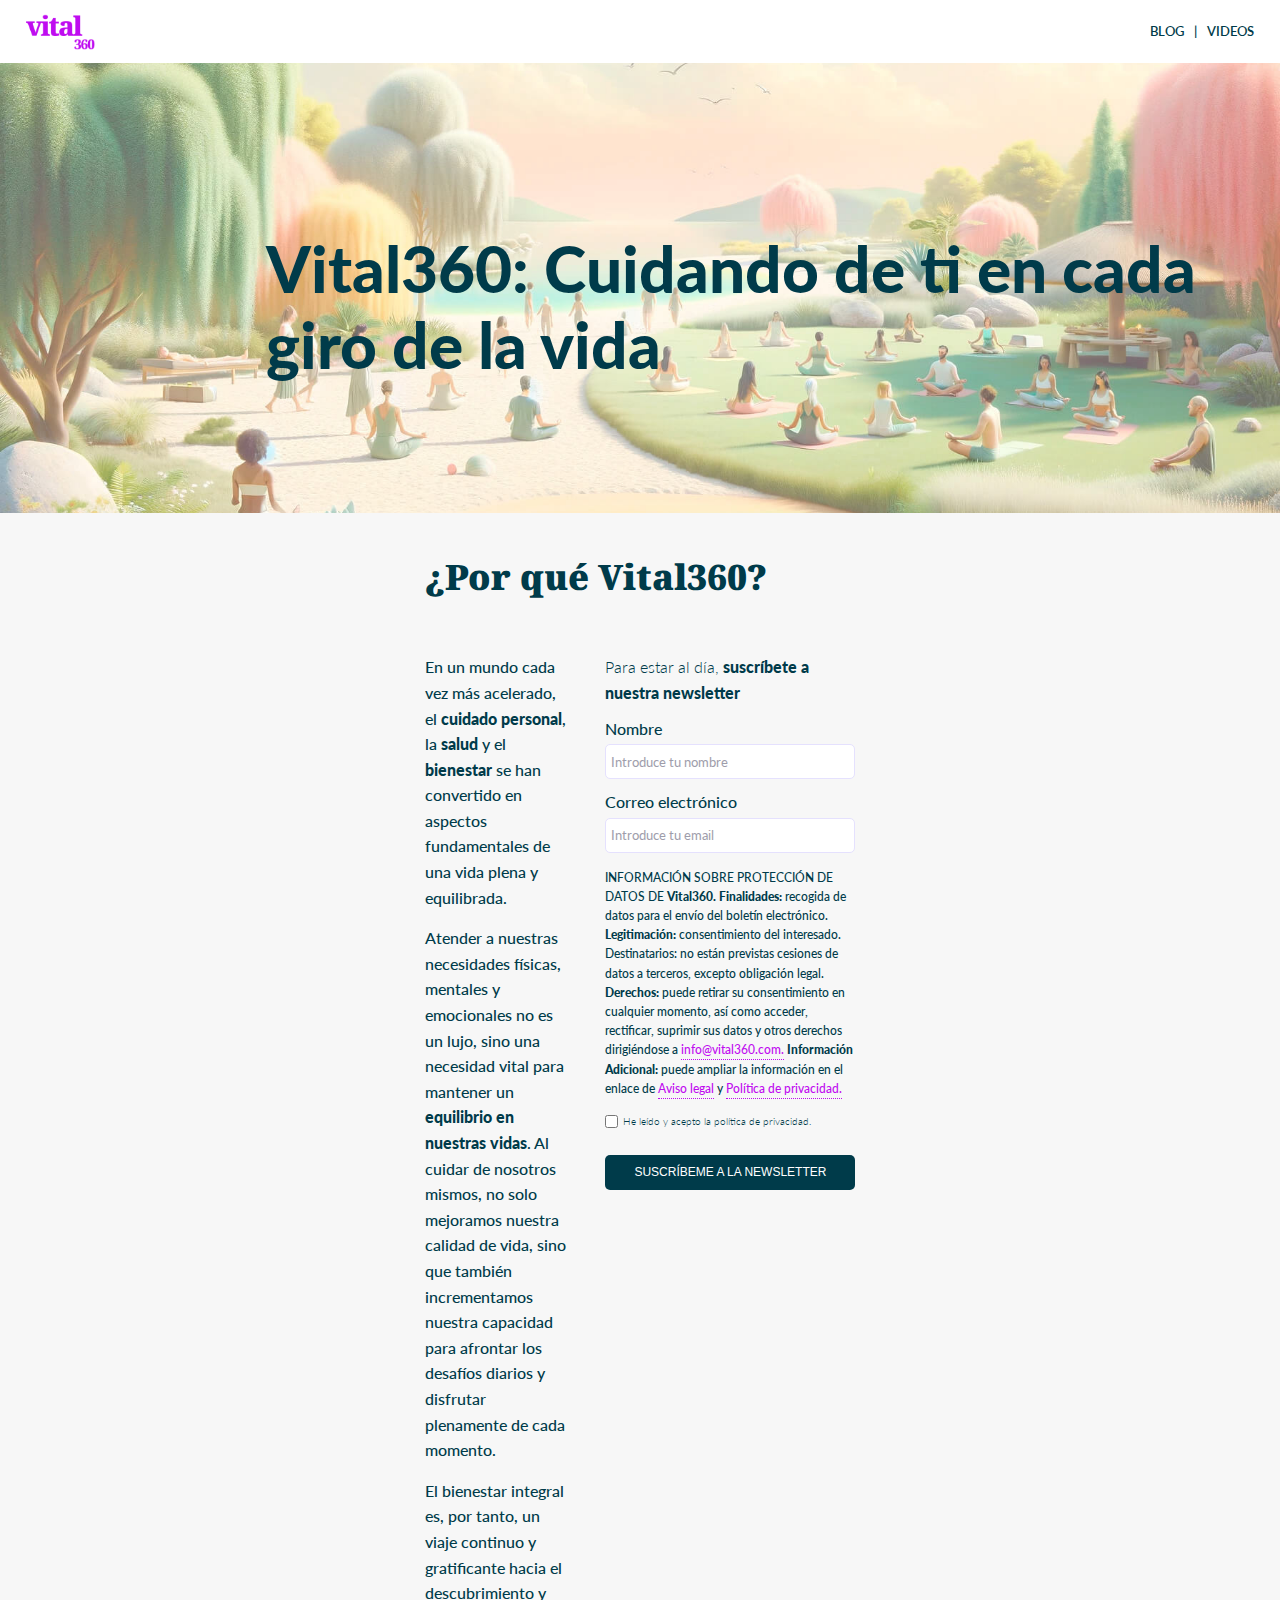
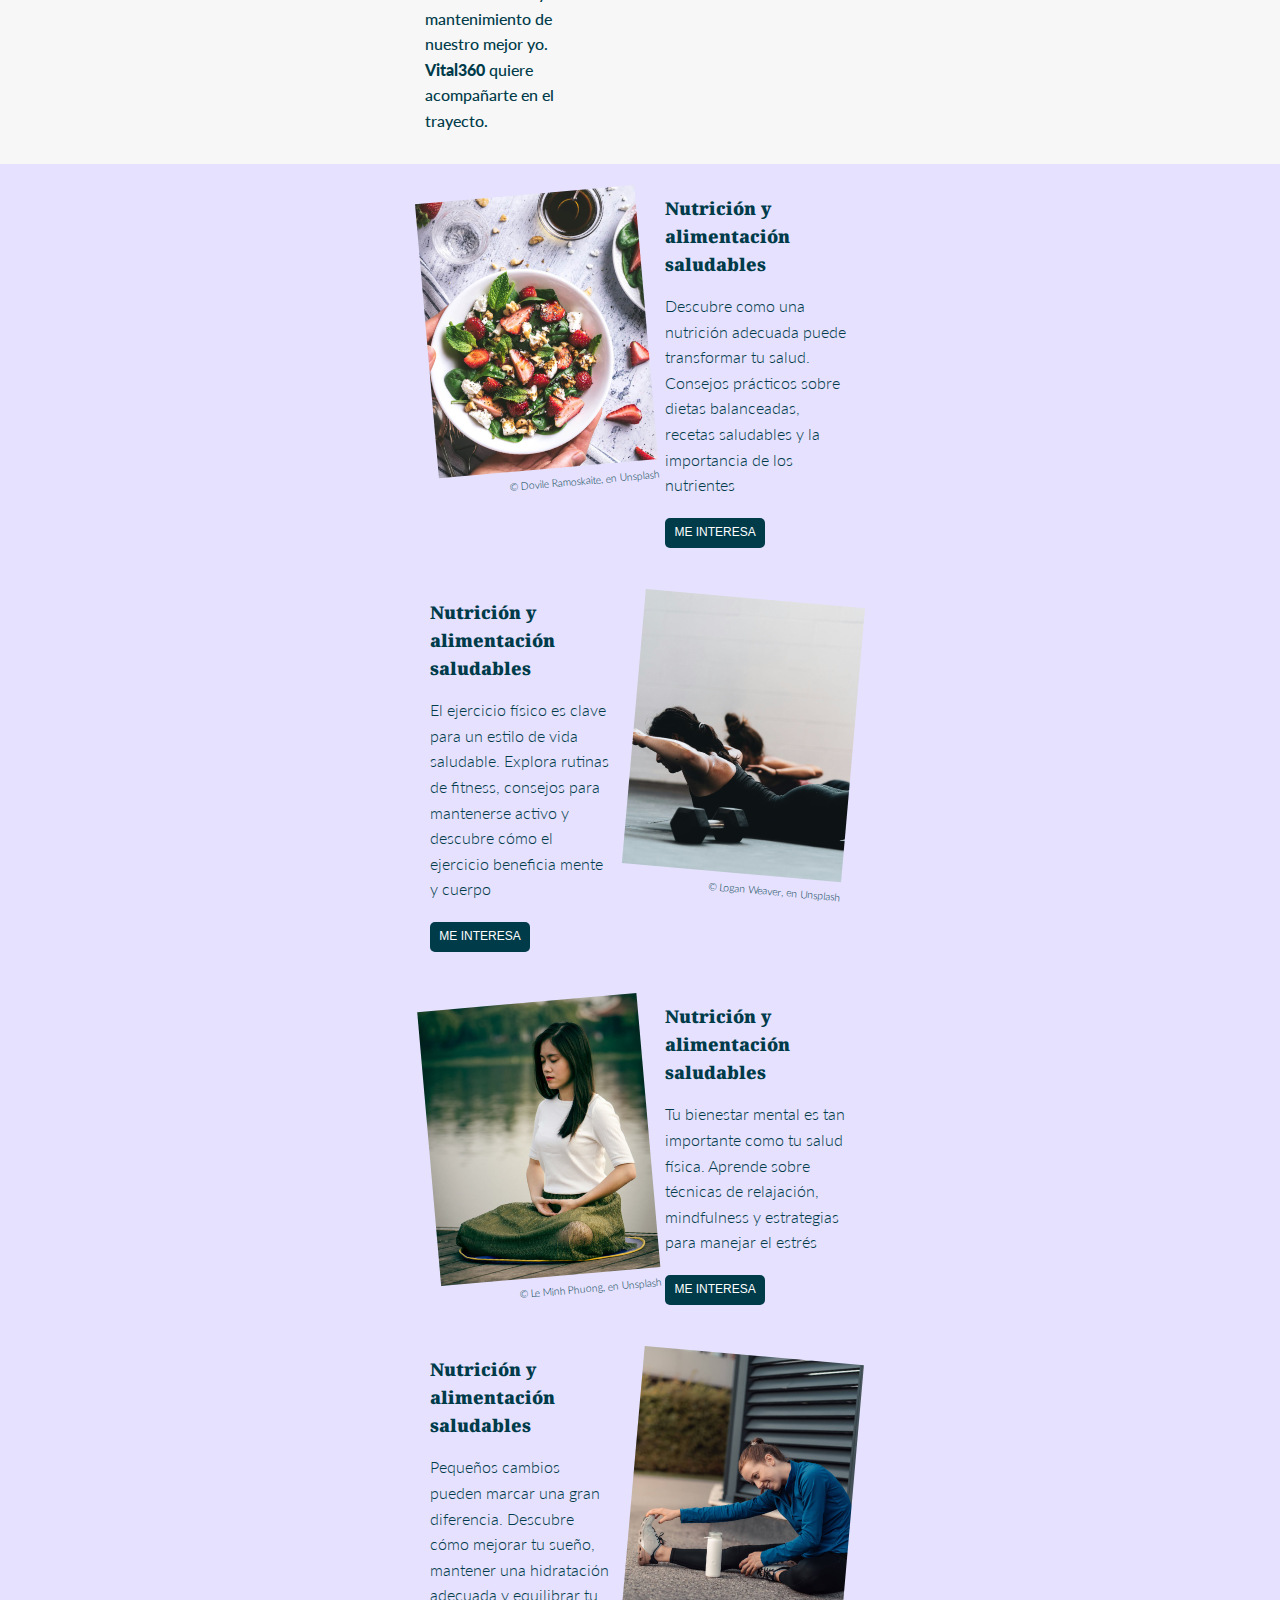
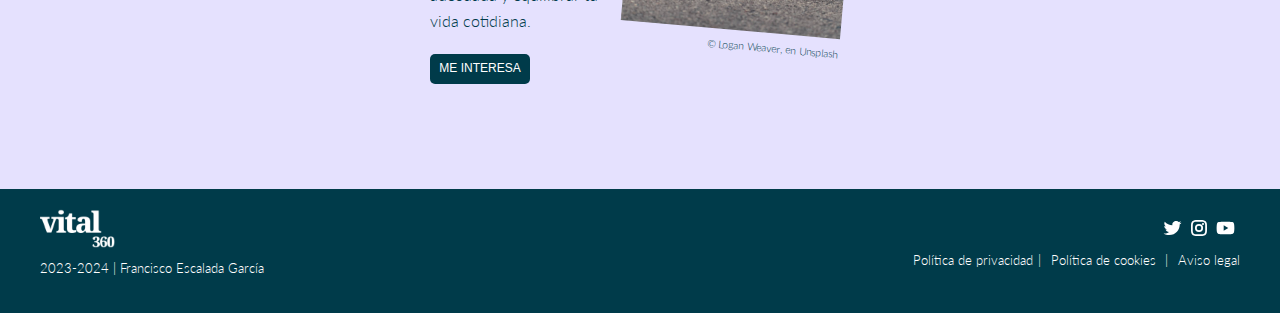
<file: index.html>
<!DOCTYPE html>
<html lang="es">
<head>
    <meta charset="UTF-8">
    <meta name="viewport" content="width=device-width, initial-scale=1.0">
    <title>Vital 360 | Página Principal</title>
    <link rel="stylesheet" href="./css/estilo.css">
</head>
<body>
    <header>
            <nav>
                <img class="logo" src="./img/logoVital360.svg" alt="logo">
                <ul>
                    <li><a href="blog.html">BLOG</a></li>
                    <li>|</li>
                    <li><a href="https://www.google.es">VIDEOS</li></a>
                </ul>
     
            </nav>
    </header>

    <main>
            <div class="index-title">
                <img src="./img/hero-image-home.jpg" alt="logo-principal">
                <h1>Vital360: Cuidando de ti en cada giro de la vida</h1>
            </div>

          



            <div class="index-wrapper">
                <h2>¿Por qué Vital360? </h2>
                <div class="first-container">
                    <section>
                        
                        <P>En un mundo cada vez más acelerado, el <span>cuidado personal</span>, la <span>salud</span> y el
                            <span>bienestar</span> se han convertido en aspectos fundamentales de una vida plena y
                            equilibrada.</P>

                        <P>Atender a nuestras necesidades físicas, mentales y emocionales no es un lujo,
                            sino una necesidad vital para mantener un <span>equilibrio en nuestras vidas</span>. Al
                            cuidar de nosotros mismos, no solo mejoramos nuestra calidad de vida, sino
                            que también incrementamos nuestra capacidad para afrontar los desafíos
                            diarios y disfrutar plenamente de cada momento.</P> 
                    
                        <P>El bienestar integral es, por tanto, un viaje continuo y gratificante hacia el
                            descubrimiento y mantenimiento de nuestro mejor yo. <span>Vital360</span> quiere
                            acompañarte en el trayecto.</P>
                        
                    </section>                           
     
                    <section>
                        <p>Para estar al día, <span>suscríbete a nuestra newsletter</span></p>   
                        <form action="#" method="post">
                          
                                <label for="name">Nombre</label>
                                <input type="text"
                                        id="name" 
                                        name="name" 
                                        pattern="[a-zA-ZàáâäãåąčćęèéêëėįìíîïłńòóôöõøùúûüųūÿýżźñçčšžÀÁÂÄÃÅĄĆČĖĘÈÉÊËÌÍÎÏĮŁŃÒÓÔÖÕØÙÚÛÜŲŪŸÝŻŹÑßÇŒÆČŠŽ∂ð ,.'\-]{3,64}" 
                                        title="Utilice solo de 3 a 64 caracetres alfabeticos" 
                                        placeholder="Introduce tu nombre" 
                                        required>
                         
                                <label for="mail">Correo electrónico</label>
                                <input type="text" 
                                        id="mail"
                                        name="mail" 
                                        pattern="[a-zA-Z0-9@.]{7,128}]" 
                                        title="Utilice solo de 3 a 128 caracetres alfabeticos" 
                                        placeholder="Introduce tu email" 
                                        required>
                           
                    </form>    
                   

                        <p class="info-legal">INFORMACIÓN SOBRE PROTECCIÓN DE DATOS DE <span>Vital360.
                            Finalidades:</span> recogida de datos para el envío del boletín electrónico.
                            <span>Legitimación:</span> consentimiento del interesado. Destinatarios: no están
                            previstas cesiones de datos a terceros, excepto obligación legal.
                            <span>Derechos:</span> puede retirar su consentimiento en cualquier momento, así
                            como acceder, rectificar, suprimir sus datos y otros derechos
                            dirigiéndose a <a href="#">info@vital360.com.</a> <span>Información Adicional:</span> puede ampliar
                            la información en el enlace de <a href="#">Aviso legal</a> y <a href="#">Política de privacidad.</a></p>

                            <div>
                                <input type="checkbox" name="terms" required> He leído y acepto la política de privacidad.
                            </div>

                            <button type="submit">SUSCRÍBEME A LA NEWSLETTER</button>   
                    </section> 
                </div>


                <div class="second-container">
                    <section>
                        <div class="card">
                            <figure>
                                <img src="./img/home-bloc1.jpg" alt="">
                                <figcaption>&copy; Dovile Ramoskaite, en Unsplash</figcaption>
                            </figure>
                            <div>
                                <h2>Nutrición y alimentación saludables</h2>
                                <p>Descubre como una nutrición adecuada puede transformar tu salud. 
                                    Consejos prácticos sobre dietas balanceadas, recetas saludables y la importancia de los nutrientes</p>
                                <button>ME INTERESA</button>
                            </div>
                        </div>

                        <div class="card">
                            <figure>
                                <img src="./img/home-bloc2.jpg" alt="">
                                <figcaption>&copy; Logan Weaver, en Unsplash</figcaption>   
                            </figure>
                            <div>
                                <h2>Nutrición y alimentación saludables</h2>
                                <p>El ejercicio físico es clave para un estilo de vida saludable. Explora rutinas de fitness, consejos para mantenerse activo y descubre cómo el ejercicio beneficia mente y cuerpo</p>
                                <button>ME INTERESA</button>
                            </div>

                         
                        </div>

                        <div class="card">
                            <figure>
                                <img src="./img/home-bloc3.jpg" alt="">
                                <figcaption>&copy; Le Minh Phuong, en Unsplash</figcaption>
                            </figure>
                            <div>
                                <h2>Nutrición y alimentación saludables</h2>
                                <p>Tu bienestar mental es tan importante como tu salud física. Aprende sobre técnicas de relajación, mindfulness y estrategias para manejar el estrés</p>
                                <button>ME INTERESA</button>
                            </div>
                        </div>

                        <div class="card">
                            <figure>
                                <img src="./img/home-bloc4.jpg" alt="">
                                <figcaption>&copy; Logan Weaver, en Unsplash</figcaption>   
                            </figure>
                            <div>
                                <h2>Nutrición y alimentación saludables</h2>
                                <p>Pequeños cambios pueden marcar una gran diferencia. Descubre cómo mejorar tu sueño, mantener una hidratación adecuada y equilibrar tu vida cotidiana.</p>
                                <button>ME INTERESA</button>
                            </div>
                        </div>

                    </section>
                </div>
            </div>
    </main>




    <footer>
        <div class="footer-left">
            <img src="./img/logoVital360-n.svg" alt="logo pie de página">
            <p>2023-2024 | Francisco Escalada García</p>

        </div>    
    
        <div class="footer-right">   

            <div class="social-logos">
                <img src="./img/twitter.svg" alt="icono twitter">
                <img src="./img/instagram.svg" alt="icono instagram">
                <img src="./img/youtube.svg" alt="icono youtube">
            </div>

            <ul>
                <li><a href="#">Política de privacidad</a></li>
                <li><a href="#">Política de cookies </a></li>
                <li><a href="#">Aviso legal </a></li>
            </ul>

        </div>

    </footer>
</body>
</html>
</file>
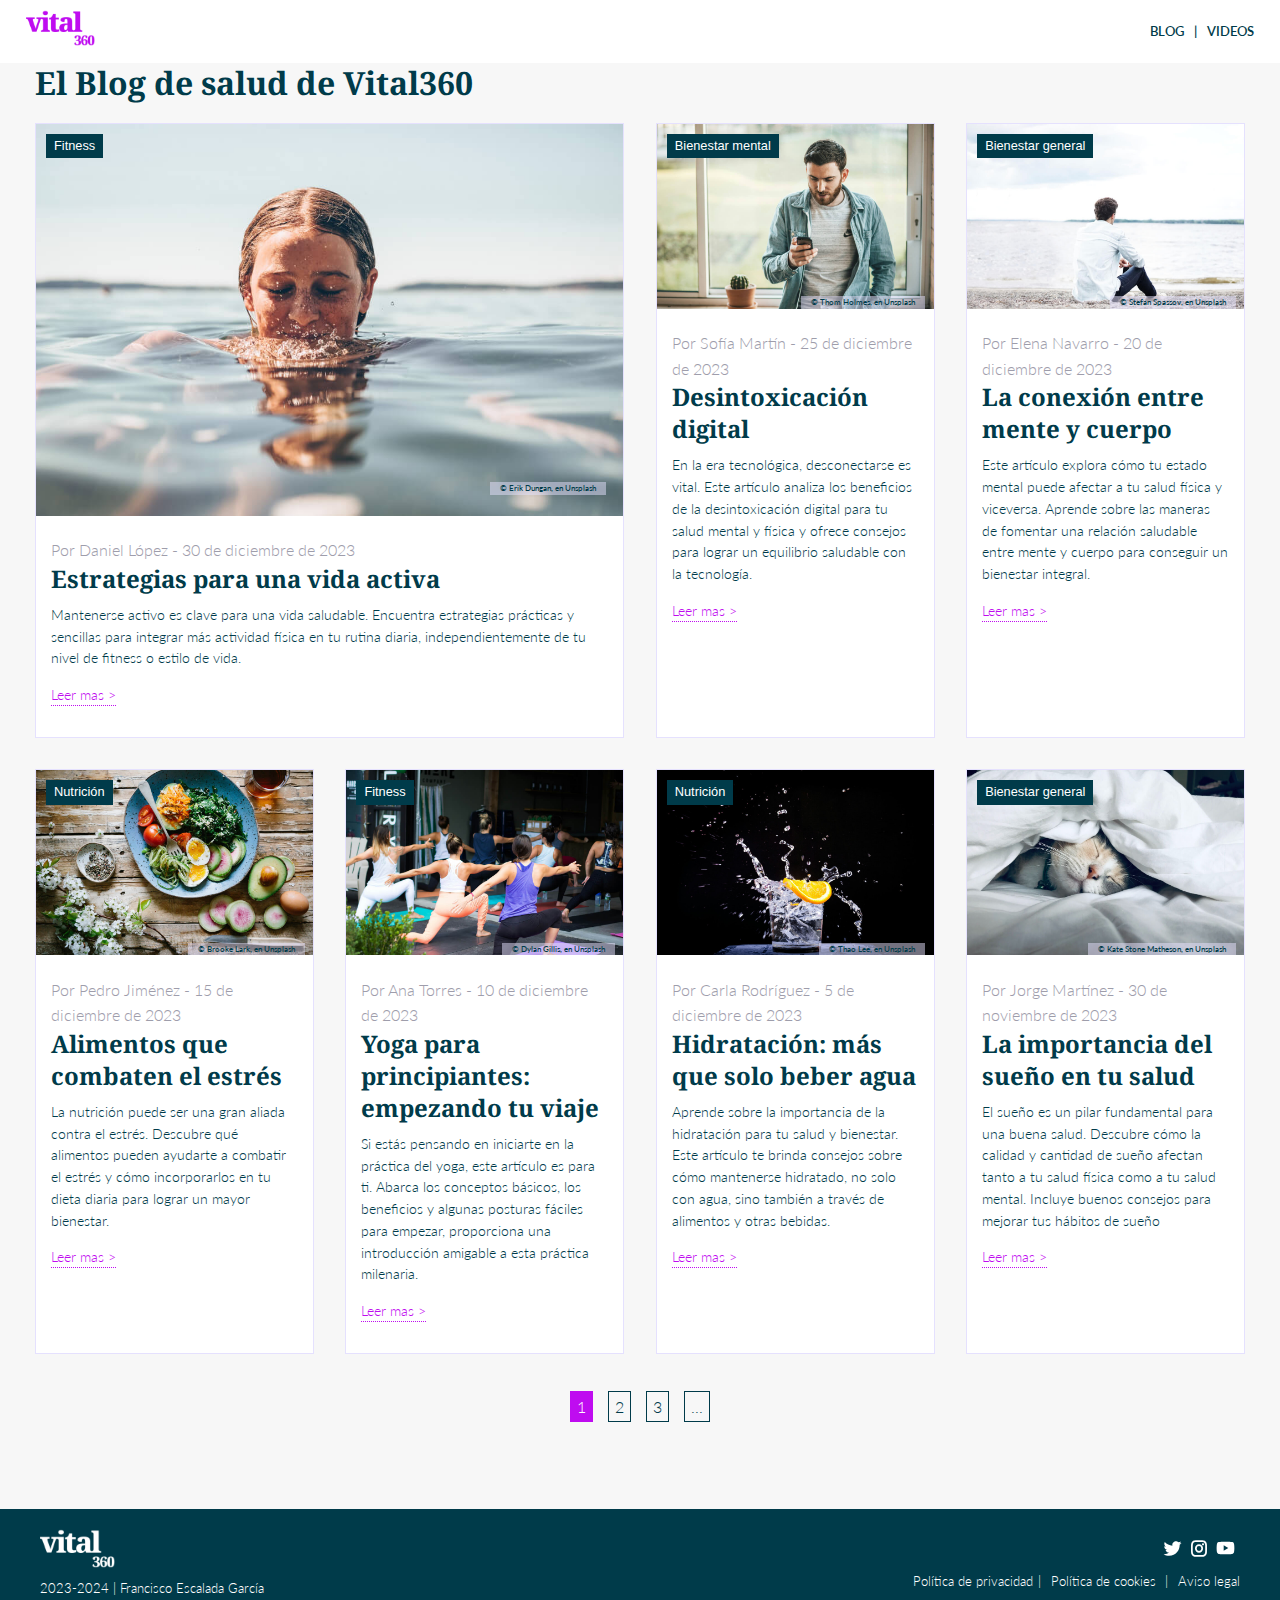
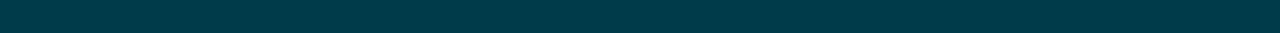
<file: blog.html>
<!DOCTYPE html>
<html lang="en">
    <head>
        <meta charset="UTF-8">
        <meta name="viewport" content="width=device-width, initial-scale=1.0">
        <title>Vital 360 | Página Principal</title>
        <link rel="stylesheet" href="./css/estilo.css">
    </head>
<body>
    <header>
        <nav>
            <a href="index.html"><img class="logo" src="./img/logoVital360.svg" alt="logo"></a>
            <ul>
                <li><a href="blog.html">BLOG</a></li>
                <li>|</li>
                <li><a href="videos.html">VIDEOS</li></a>
            </ul>
 
        </nav>
    </header>

    <main>
        <div class="blog-container">
            <h1>El Blog de salud de Vital360</h1> 

            <section>

                <article class="wide">
                    <div class="card-header">
                        <button><a href="entrada.html">Fitness</a></button>
                        <figure>
                            <img src="./img/estrategias-vida-activa.jpg" alt="">
                            <figcaption>&copy; Erik Dungan, en Unsplash</figcaption>
                        </figure>
                    </div>

                    <div class="card-content">
                       <cite>Por Daniel López - 30 de diciembre de 2023</cite>
                        <h2><a href="entrada.html">Estrategias para una vida activa</a></h2>                                    
                        <p>Mantenerse activo es clave para una vida saludable. 
                        Encuentra estrategias prácticas y sencillas para integrar más actividad física en tu rutina diaria, 
                        independientemente de tu nivel de fitness o estilo de vida.</p>
                        <p><a href="entrada.html">Leer mas > </a></p>
                    </div>
                </article>


                <article>
                    <div class="card-header">
                        <button>Bienestar mental</button>
                        <figure>
                            <img src="./img/desintoxicacion-digital.jpg" alt="">
                            <figcaption>&copy; Thom Holmes, en Unsplash</figcaption>
                        </figure>
                    </div>

                    <div class="card-content">
                       <cite>Por Sofía Martín - 25 de diciembre de 2023</cite>
                        <h2>Desintoxicación digital</h2>                                    
                        <p>En la era tecnológica, desconectarse es vital. 
                            Este artículo analiza los beneficios de la desintoxicación digital para tu salud mental 
                            y física y ofrece consejos para lograr un equilibrio saludable con la tecnología. </p>
                        <p><a href="#">Leer mas > </a></p>
                    </div>
                </article>

                <article>
                    <div class="card-header">
                        <button>Bienestar general</button>
                        <figure>
                            <img src="./img/conexion-mente-cuerpo.jpg" alt="">
                            <figcaption>&copy; Stefan Spassov, en Unsplash</figcaption>
                        </figure>
                    </div>

                    <div class="card-content">
                       <cite>Por Elena Navarro - 20 de diciembre de 2023 </cite>
                        <h2>La conexión entre mente y cuerpo</h2>                                    
                        <p>Este artículo explora cómo tu estado mental puede afectar a tu salud física y viceversa. Aprende sobre las maneras de fomentar una relación saludable entre mente y cuerpo para conseguir un bienestar integral. </p>
                        <p><a href="#">Leer mas > </a></p>
                    </div>
                </article>

                <article>
                    <div class="card-header">
                        <button>Nutrición</button>
                        <figure>
                            <img src="./img/alimentos-combaten-estres.jpg" alt="">
                            <figcaption>&copy; Brooke Lark, en Unsplash</figcaption>
                        </figure>
                    </div>

                    <div class="card-content">
                       <cite>Por Pedro Jiménez - 15 de diciembre de 2023 </cite>
                        <h2>Alimentos que combaten el estrés</h2>                                    
                        <p>La nutrición puede ser una gran aliada contra el estrés. Descubre qué alimentos pueden ayudarte a combatir el estrés y cómo incorporarlos en tu dieta diaria para lograr un mayor bienestar. </p>
                        <p><a href="#">Leer mas > </a></p>
                    </div>
                </article>


                <article>
                    <div class="card-header">
                        <button>Fitness</button>
                        <figure>
                            <img src="./img/yoga-principiantes.jpg" alt="">
                            <figcaption>&copy; Dylan Gillis, en Unsplash </figcaption>
                        </figure>
                    </div>

                    <div class="card-content">
                       <cite>Por Ana Torres - 10 de diciembre de 2023</cite>
                        <h2>Yoga para principiantes: empezando tu viaje</h2>                                    
                        <p>Si estás pensando en iniciarte en la práctica del yoga, este artículo es para ti. Abarca los conceptos básicos, los beneficios y algunas posturas fáciles para empezar, proporciona una introducción amigable a esta práctica milenaria.</p>
                        <p><a href="#">Leer mas > </a></p>
                    </div>
                </article>


                <article>
                    <div class="card-header">
                        <button>Nutrición </button>
                        <figure>
                            <img src="./img/hidratacion.jpg" alt="">
                            <figcaption>&copy; Thao Lee, en Unsplash</figcaption>
                        </figure>
                    </div>

                    <div class="card-content">
                       <cite>Por Carla Rodríguez - 5 de diciembre de 2023</cite>
                        <h2>Hidratación: más que solo beber agua  </h2>                                    
                        <p>Aprende sobre la importancia de la hidratación para tu salud y bienestar. Este artículo te brinda consejos sobre cómo mantenerse hidratado, no solo con agua, sino también a través de alimentos y otras bebidas. </p>
                        <p><a href="#">Leer mas > </a></p>
                    </div>
                </article>


                <article>
                    <div class="card-header">
                        <button>Bienestar general</button>
                        <figure>
                            <img src="./img/importancia-sueno-salud.jpg" alt="">
                            <figcaption>&copy; Kate Stone Matheson, en Unsplash</figcaption>
                        </figure>
                    </div>

                    <div class="card-content">
                       <cite>Por Jorge Martínez - 30 de noviembre de 2023</cite>
                        <h2>La importancia del sueño en tu salud</h2>                                    
                        <p>El sueño es un pilar fundamental para una buena salud. Descubre cómo la calidad y cantidad de sueño afectan tanto a tu salud física como a tu salud mental. Incluye buenos consejos para mejorar tus hábitos de sueño</p>
                        <p><a href="#">Leer mas > </a></p>
                    </div>
                </article>
            </section>   


            <div class="paginacion">
                <ul>
                    <li><a class="pagina-act" href="#">1</a></li>
                    <li><a href="#">2</a></li>
                    <li><a href="#">3</a></li>
                    <li><a href="#">...</a></li>
                </ul>



            </div>

        </div>
    </main>
    <footer>
        <div class="footer-left">
            <img src="./img/logoVital360-n.svg" alt="logo pie de página">
            <p>2023-2024 | Francisco Escalada García</p>

        </div>    
    
        <div class="footer-right">   

            <div class="social-logos">
                <img src="./img/twitter.svg" alt="icono twitter">
                <img src="./img/instagram.svg" alt="icono instagram">
                <img src="./img/youtube.svg" alt="icono youtube">
            </div>

            <ul>
                <li><a href="#">Política de privacidad</a></li>
                <li><a href="#">Política de cookies </a></li>
                <li><a href="#">Aviso legal </a></li>
            </ul>

        </div>

    </footer>

</body>
</html>
</file>
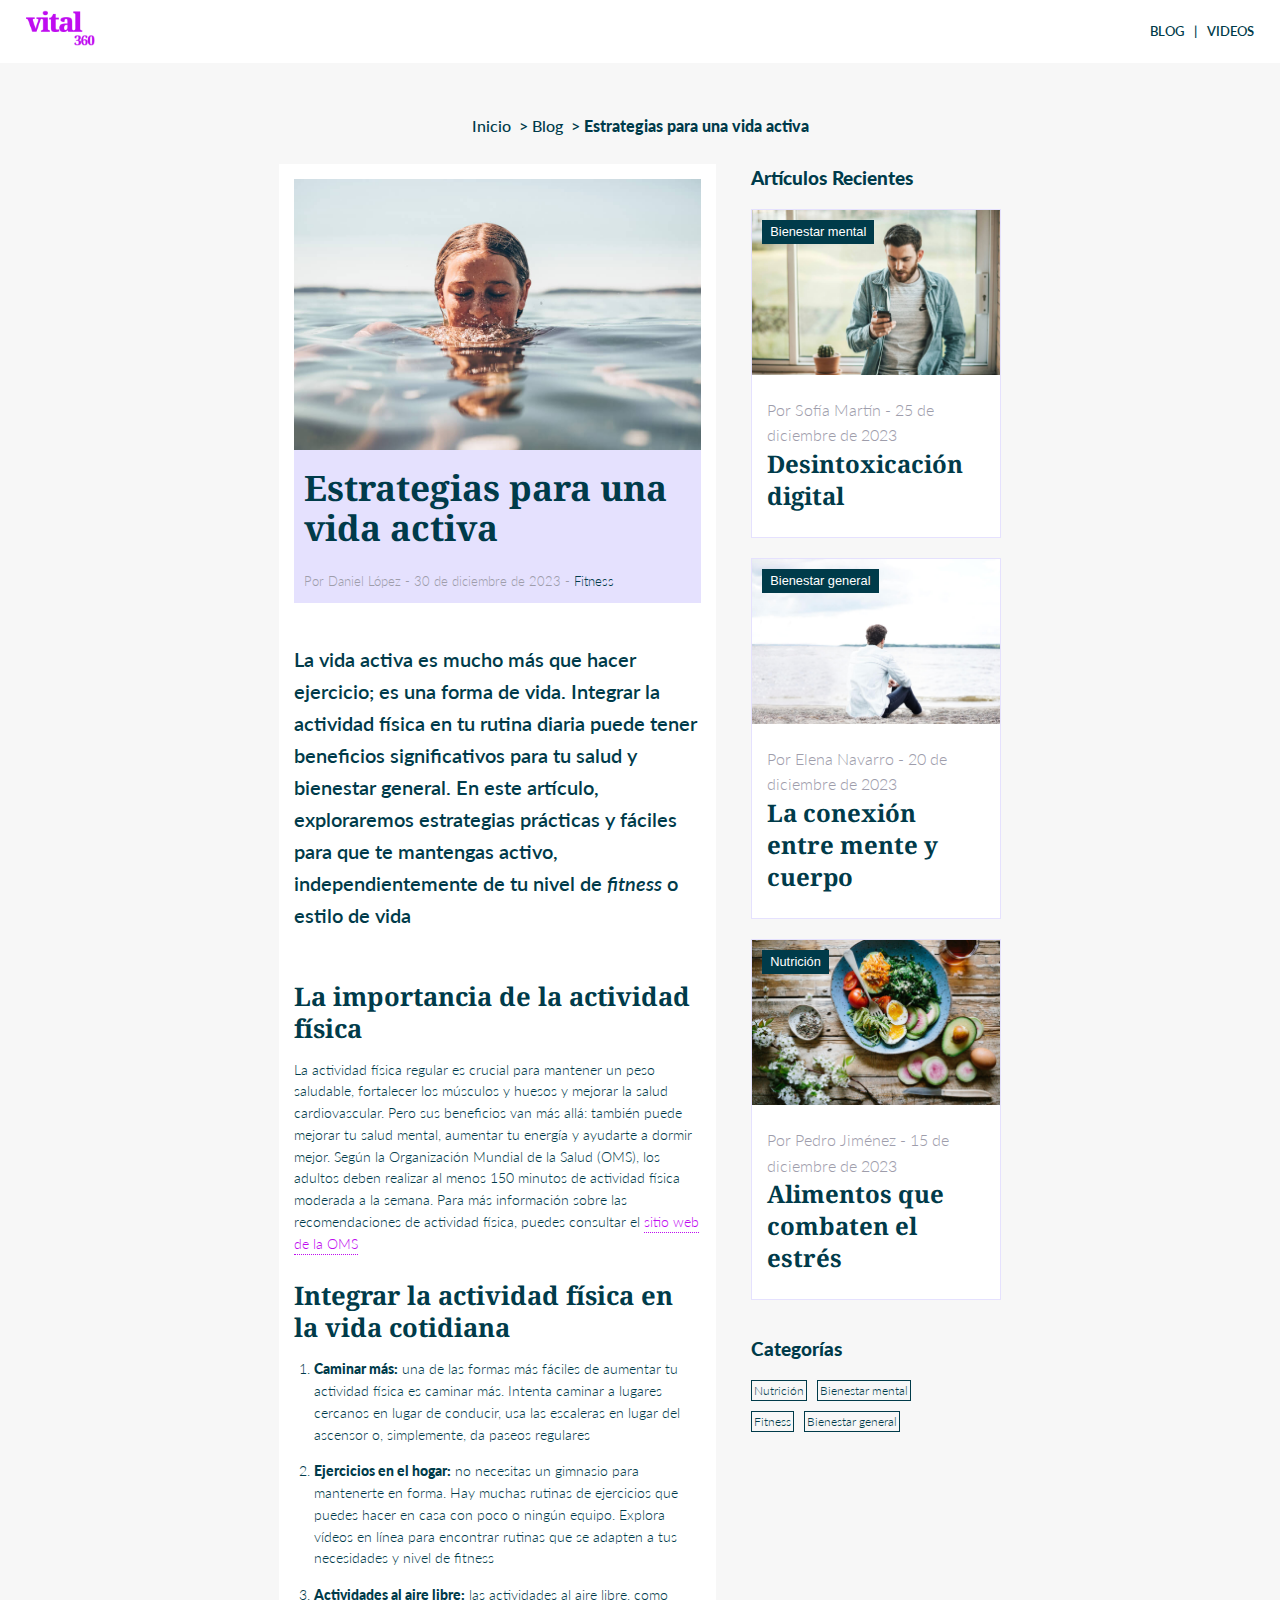
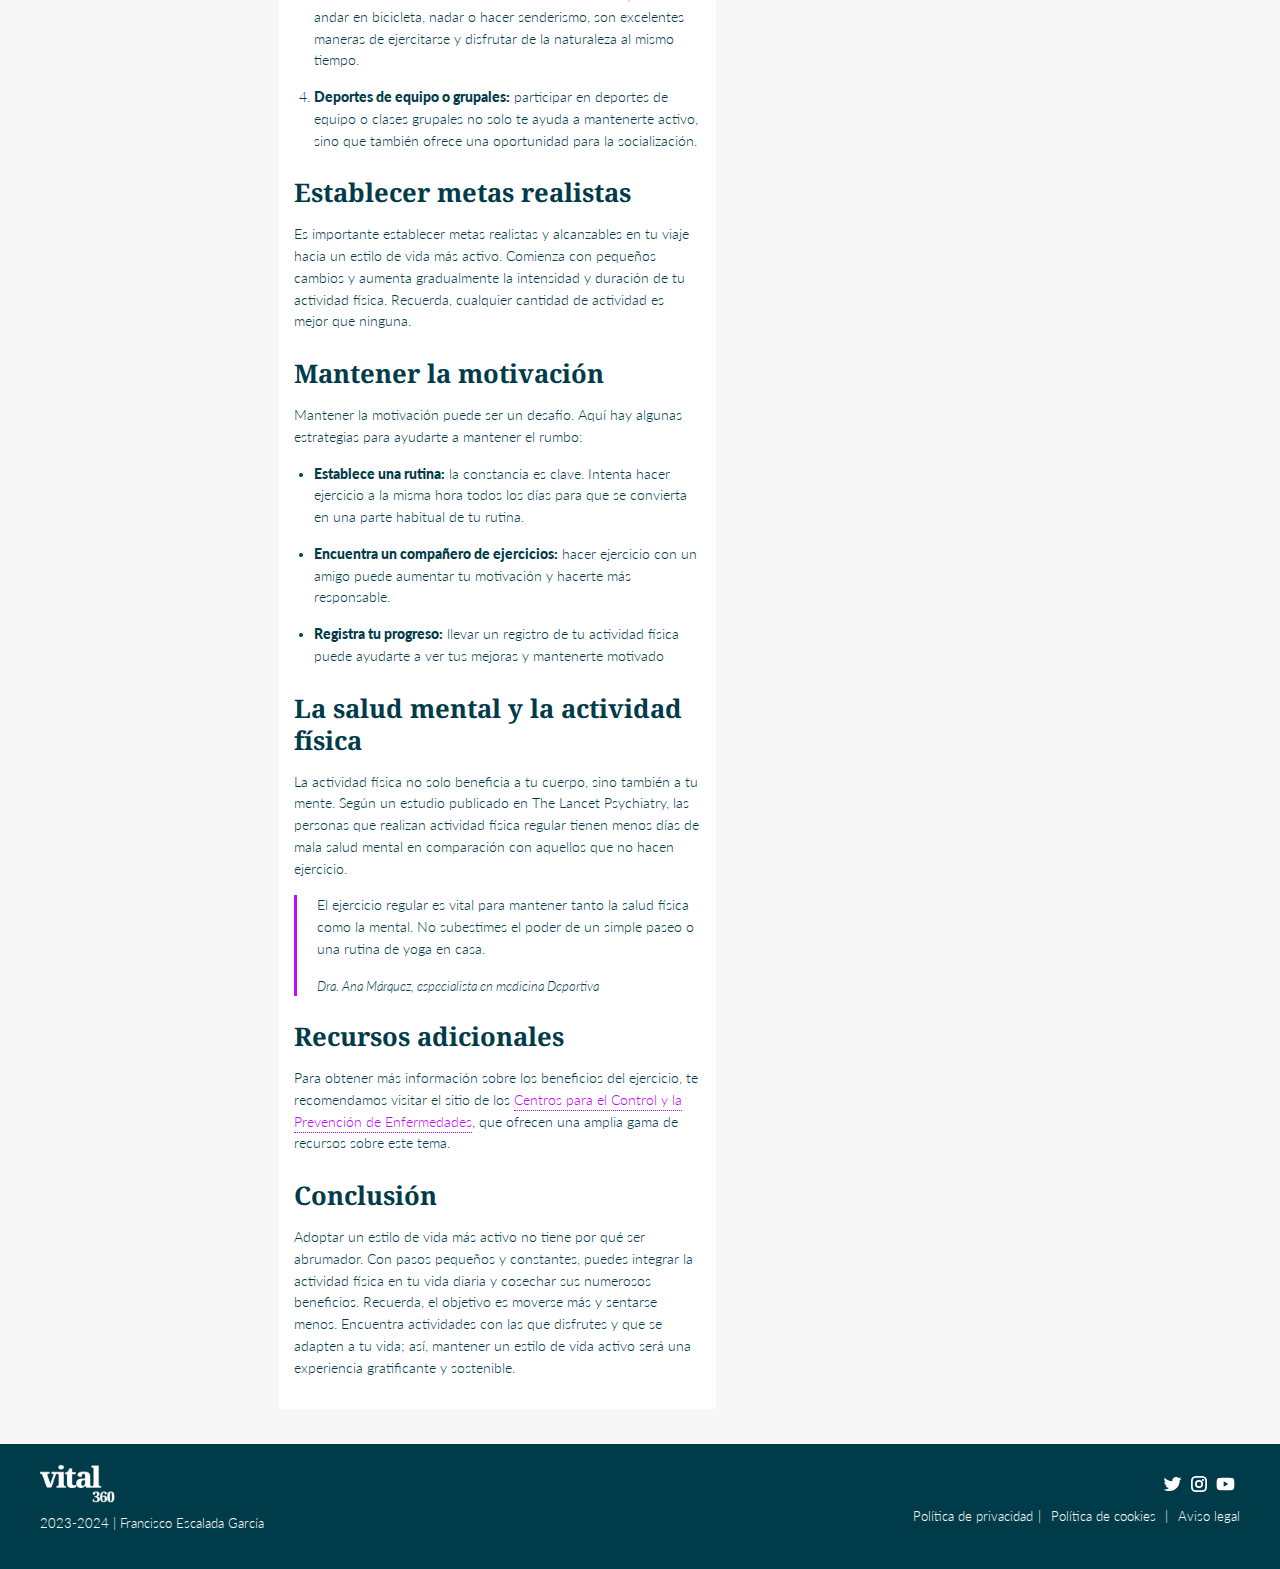
<file: entrada.html>
<!DOCTYPE html>
<html lang="en">
<head>
    <meta charset="UTF-8">
    <meta name="viewport" content="width=device-width, initial-scale=1.0">
    <title>Estrategias para una vida activa</title>
    <link rel="stylesheet" href="./css/estilo.css">
</head>
    <header>
        <nav>
            <a href="index.html"><img class="logo" src="./img/logoVital360.svg" alt="logo"></a>
            <ul>
                <li><a href="blog.html">BLOG</a></li>
                <li>|</li>
                <li><a href="videos.html">VIDEOS</li></a>
            </ul>
        </nav>



    </header>

    <main>
        
        <div class="ruta">
            <p>Inicio &nbsp;> Blog &nbsp;><span>  Estrategias para una vida activa</span> </p>
        </div>

    
        <div class="entrada-container">
           
              
                <section class="entrada-contenido">
               
                    <div class="entrada-card">
                            <img src="./img/estrategias-vida-activa.jpg" alt="imagen principal vida saludable">       
                            <h1>Estrategias para una vida activa </h1>
                            <p><cite>Por Daniel López - 30 de diciembre de 2023 - </cite><a href="#">Fitness</a></p>
                    </div>

                    <article>
                        <h5 class="resumen-entrada">La vida activa es mucho más que hacer ejercicio; es una forma de vida. 
                            Integrar la actividad física en tu rutina diaria puede tener beneficios significativos para tu salud y bienestar general. 
                            En este artículo, exploraremos estrategias prácticas y fáciles para que te mantengas activo, 
                            independientemente de tu nivel de <i>fitness</i> o estilo de vida</p>

                        <h2>La importancia de la actividad física</h2>
                        <p>La actividad física regular es crucial para mantener un peso saludable, fortalecer los músculos y huesos y mejorar la salud cardiovascular. 
                            Pero sus beneficios van más allá: también puede mejorar tu salud mental, aumentar tu energía y ayudarte a dormir mejor. Según la Organización Mundial de la Salud (OMS), los adultos deben realizar al menos 150 minutos de actividad física moderada a la semana. 
                            Para más información sobre las recomendaciones de actividad física, puedes consultar el <a href="https://www.cdc.gov/physicalactivity/basics/pa-health/index.htm">sitio web de la OMS</a></p>

                        <h2>Integrar la actividad física en la vida cotidiana</h2>
                        <ol>
                            <li><span>Caminar más:</span> una de las formas más fáciles de aumentar tu actividad física es caminar más. Intenta caminar a lugares cercanos en lugar de conducir, usa las escaleras en lugar del ascensor o, simplemente, da paseos regulares</li>
                            <li><span>Ejercicios en el hogar:</span> no necesitas un gimnasio para mantenerte en forma. Hay muchas rutinas de ejercicios que puedes hacer en casa con poco o ningún equipo. Explora vídeos en línea para encontrar rutinas que se adapten a tus necesidades y nivel de fitness</li>
                            <li><span>Actividades al aire libre:</span> las actividades al aire libre, como andar en bicicleta, nadar o hacer senderismo, son excelentes maneras de ejercitarse y disfrutar de la naturaleza al mismo tiempo.</li>
                            <li><span>Deportes de equipo o grupales:</span> participar en deportes de equipo o clases grupales no solo te ayuda a mantenerte activo, sino que también ofrece una oportunidad para la socialización.</li>
                        </ol>  


                        <h2>Establecer metas realistas  </h2>
                        <p>Es importante establecer metas realistas y alcanzables en tu viaje hacia un estilo de vida más activo. Comienza con pequeños cambios y aumenta gradualmente la intensidad y duración de tu actividad física. Recuerda, cualquier cantidad de actividad es mejor que ninguna.</p>
                        

                        <h2>Mantener la motivación</h2>
                        <p>Mantener la motivación puede ser un desafío. Aquí hay algunas estrategias para ayudarte a mantener el rumbo:</p>
                        <ul>
                            <li><span>Establece una rutina:</span> la constancia es clave. Intenta hacer ejercicio a la misma hora todos los días para que se convierta en una parte habitual de tu rutina.</li>
                            <li><span>Encuentra un compañero de ejercicios:</span> hacer ejercicio con un amigo puede aumentar tu motivación y hacerte más responsable.</li>
                            <li><span>Registra tu progreso:</span> llevar un registro de tu actividad física puede ayudarte a ver tus mejoras y mantenerte motivado</li>
                        </ul>

                        <h2>La salud mental y la actividad física</h2>
                        <p>La actividad física no solo beneficia a tu cuerpo, sino también a tu mente. Según un estudio publicado en The Lancet Psychiatry, las personas que realizan actividad física regular tienen menos días de mala salud mental en comparación con aquellos que no hacen ejercicio.</p>

                        <blockquote>
                            <p>El ejercicio regular es vital para mantener tanto la salud física como la mental. 
                                No subestimes el poder de un simple paseo o una rutina de yoga en casa. </p>
                            <cite>Dra. Ana Márquez, especialista en medicina Deportiva</cite>

                        </blockquote>



                        <h2>Recursos adicionales</h2>
                        <p>Para obtener más información sobre los beneficios del ejercicio, 
                            te recomendamos visitar el sitio de los <a href="https://www.cdc.gov/physicalactivity/basics/pa-health/index.htm">Centros para el Control y la Prevención de Enfermedades</a>, 
                            que ofrecen una amplia gama de recursos sobre este tema. </p>
                            

                        <h2>Conclusión</h2>
                        <p>Adoptar un estilo de vida más activo no tiene por qué ser abrumador. Con pasos pequeños y constantes, puedes integrar la actividad física en tu vida diaria y cosechar sus numerosos beneficios. Recuerda, el objetivo es moverse más y sentarse menos. Encuentra actividades con las que disfrutes y que se adapten a tu vida; así, mantener un estilo de vida activo será una experiencia gratificante y sostenible.</p>

                    </article>
                </section>
           


            <section class="recientes">
                <h3>Artículos Recientes</h3>
                    <div class="recientes-cards-container">
                        <article>
                            <div class="card-header">
                                <button>Bienestar mental</button>
                                <figure>
                                    <img src="./img/desintoxicacion-digital.jpg" alt="">
                                </figure>
                            </div>

                            <div class="card-content">
                            <cite>Por Sofía Martín - 25 de diciembre de 2023</cite>
                                <h2>Desintoxicación digital</h2>                                    

                            </div>
                        </article>

                        <article>
                            <div class="card-header">
                                <button>Bienestar general</button>
                                <figure>
                                    <img src="./img/conexion-mente-cuerpo.jpg" alt="">
                                </figure>
                            </div>

                            <div class="card-content">
                            <cite>Por Elena Navarro - 20 de diciembre de 2023 </cite>
                                <h2>La conexión entre mente y cuerpo</h2>                                    
                            </div>
                        </article>

                        <article>
                            <div class="card-header">
                                <button>Nutrición</button>
                                <figure>
                                    <img src="./img/alimentos-combaten-estres.jpg" alt="">
                                </figure>
                            </div>

                            <div class="card-content">
                            <cite>Por Pedro Jiménez - 15 de diciembre de 2023 </cite>
                                <h2>Alimentos que combaten el estrés</h2>                                    
                            </div>
                        </article>
                    </div>
                
               

                    <h3>Categorías</h3>

                        <div class="categorias">
                           <a href="#">Nutrición</a>
                            <a href="#">Bienestar mental</a>
                            <a href="#">Fitness</a>
                            <a href="#">Bienestar general</a>
                        </div>

            </section>




       
        </div>

    </main>
    <footer>
        <div class="footer-left">
            <img src="./img/logoVital360-n.svg" alt="logo pie de página">
            <p>2023-2024 | Francisco Escalada García</p>

        </div>    
    
        <div class="footer-right">   

            <div class="social-logos">
                <img src="./img/twitter.svg" alt="icono twitter">
                <img src="./img/instagram.svg" alt="icono instagram">
                <img src="./img/youtube.svg" alt="icono youtube">
            </div>

            <ul>
                <li><a href="#">Política de privacidad</a></li>
                <li><a href="#">Política de cookies </a></li>
                <li><a href="#">Aviso legal </a></li>
            </ul>

        </div>

    </footer>
<body>
    
</body>
</html>
</file>
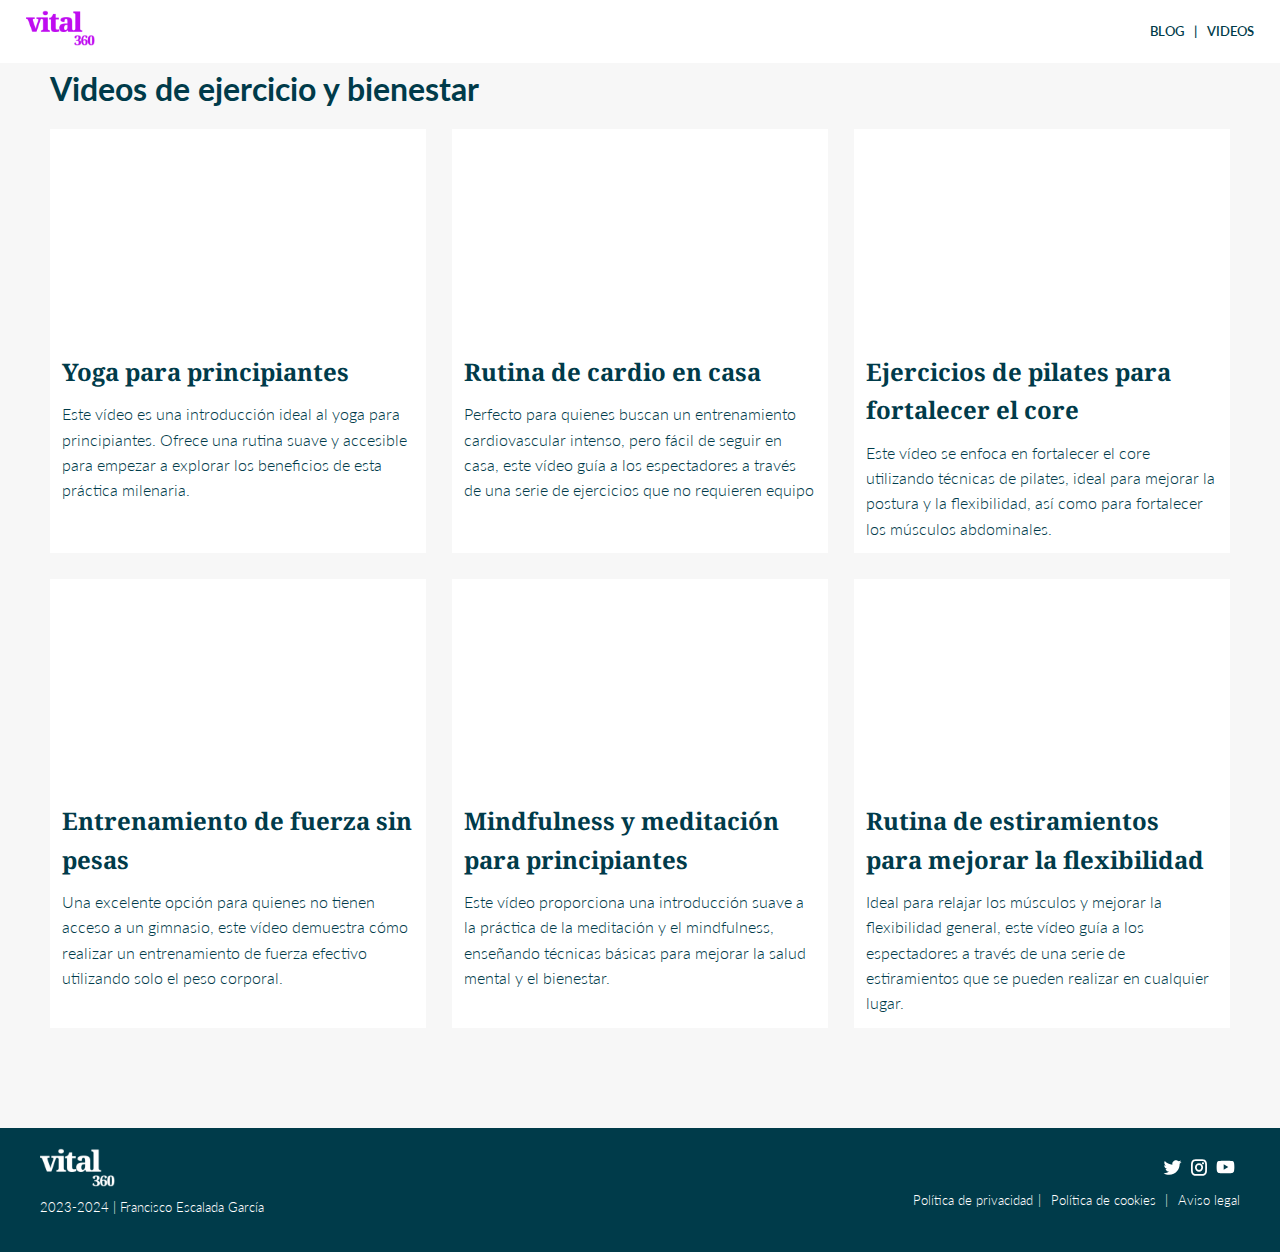
<file: videos.html>
<!DOCTYPE html>
<html lang="en">
<head>
    <meta charset="UTF-8">
    <meta name="viewport" content="width=device-width, initial-scale=1.0">
    <title>Document</title>
    <link rel="stylesheet" href="./css/estilo.css">
</head>



<body>

    <header>
        <nav>
            <a href="index.html"><img class="logo" src="./img/logoVital360.svg" alt="logo"></a>
            <ul>
                <li><a href="blog.html">BLOG</a></li>
                <li>|</li>
                <li><a href="videos.html">VIDEOS</li></a>
            </ul>
 
        </nav>
    </header>

    <main>
       <div class="videos-wrapper">
            <h1>Videos de ejercicio y bienestar</h1>
            <div class="videos-grid">
                

                <div class="video-card">

                    <div class="video-embed-container">
                        <iframe  src="https://www.youtube.com/embed/VaoV1PrYft4" title="10 minute Morning Yoga for Beginners" frameborder="0" allow="accelerometer; autoplay; clipboard-write; encrypted-media; gyroscope; picture-in-picture; web-share" allowfullscreen></iframe>
                    </div>

                    <div class="video-card-body">
                        <h2>Yoga para principiantes</h2>
                        <p>Este vídeo es una introducción ideal al yoga para principiantes. Ofrece una rutina suave y accesible para empezar a explorar los beneficios de esta práctica milenaria.</p>
                    </div>
                </div>

                <div class="video-card">

                    <div class="video-embed-container">
                        <iframe width="1099" height="618" src="https://www.youtube.com/embed/ksi-c8YgClY" title="RUTINA DE CARDIO EN CASA | 20 MINUTOS QUEMA GRASA" frameborder="0" allow="accelerometer; autoplay; clipboard-write; encrypted-media; gyroscope; picture-in-picture; web-share" allowfullscreen></iframe>
                    </div>

                    <div class="video-card-body">
                        <h2>Rutina de cardio en casa</h2>
                        <p>Perfecto para quienes buscan un entrenamiento cardiovascular intenso, pero fácil de seguir en casa, este vídeo guía a los espectadores a través de una serie de ejercicios que no requieren equipo</p>
                    </div>
                </div>

        
                <div class="video-card">

                    <div class="video-embed-container">
                        <iframe width="1099" height="618" src="https://www.youtube.com/embed/qXr7xHZUxvY" title="PILATES CORE 45 minutos, Fortalece tu abdomen y centro" frameborder="0" allow="accelerometer; autoplay; clipboard-write; encrypted-media; gyroscope; picture-in-picture; web-share" allowfullscreen></iframe>
                    </div>

                    <div class="video-card-body">
                        <h2>Ejercicios de pilates para fortalecer el core  </h2>
                        <p>Este vídeo se enfoca en fortalecer el core utilizando técnicas de pilates, ideal para mejorar la postura y la flexibilidad, así como para fortalecer los músculos abdominales.</p>
                    </div>
                </div>


                <div class="video-card">

                    <div class="video-embed-container">
                        <iframe width="1099" height="618" src="https://www.youtube.com/embed/mT8MVyEopgs" title="FUERZA CON TU PROPIO PESO // Rutina con el propio peso corporal" frameborder="0" allow="accelerometer; autoplay; clipboard-write; encrypted-media; gyroscope; picture-in-picture; web-share" allowfullscreen></iframe>    
                    </div>

                    <div class="video-card-body">
                        <h2>Entrenamiento de fuerza sin pesas </h2>
                        <p>Una excelente opción para quienes no tienen acceso a un gimnasio, este vídeo demuestra cómo realizar un entrenamiento de fuerza efectivo utilizando solo el peso corporal.</p>
                    </div>
                </div>



                <div class="video-card">

                    <div class="video-embed-container">
                        <iframe width="1099" height="618" src="https://www.youtube.com/embed/ZToicYcHIOU" title="Daily Calm | 10 Minute Mindfulness Meditation | Be Present" frameborder="0" allow="accelerometer; autoplay; clipboard-write; encrypted-media; gyroscope; picture-in-picture; web-share" allowfullscreen></iframe>     
                    </div>

                    <div class="video-card-body">
                        <h2>Mindfulness y meditación para principiantes </h2>
                        <p>Este vídeo proporciona una introducción suave a la práctica de la meditación y el mindfulness, enseñando técnicas básicas para mejorar la salud mental y el bienestar.</p>
                    </div>
                </div>



                <div class="video-card">

                    <div class="video-embed-container">
                        <iframe width="1099" height="618" src="https://www.youtube.com/embed/2L2lnxIcNmo" title="Bowflex® Stretch | Five-Minute Full Body Stretch" frameborder="0" allow="accelerometer; autoplay; clipboard-write; encrypted-media; gyroscope; picture-in-picture; web-share" allowfullscreen></iframe>       
                    </div>

                    <div class="video-card-body">
                        <h2>Rutina de estiramientos para mejorar la flexibilidad</h2>
                        <p>Ideal para relajar los músculos y mejorar la flexibilidad general, este vídeo guía a los espectadores a través de una serie de estiramientos que se pueden realizar en cualquier lugar.</p>
                    </div>
                </div>




                





            </div>
        </div>







    </main>
    <footer>
        <div class="footer-left">
            <img src="./img/logoVital360-n.svg" alt="logo pie de página">
            <p>2023-2024 | Francisco Escalada García</p>

        </div>    
    
        <div class="footer-right">   

            <div class="social-logos">
                <img src="./img/twitter.svg" alt="icono twitter">
                <img src="./img/instagram.svg" alt="icono instagram">
                <img src="./img/youtube.svg" alt="icono youtube">
            </div>

            <ul>
                <li><a href="#">Política de privacidad</a></li>
                <li><a href="#">Política de cookies </a></li>
                <li><a href="#">Aviso legal </a></li>
            </ul>

        </div>

    </footer>


</body>
</html>
</file>
<file: css/estilo.css>
@import url('https://fonts.googleapis.com/css2?family=Lato:wght@400;700;900&family=Noto+Sans+JP:wght@800&display=swap');
@import url('https://fonts.googleapis.com/css2?family=Lato:wght@400;700;900&family=Noto+Sans+JP:wght@800&family=Noto+Sans:wght@400;700;800;900&family=Noto+Serif:wght@300;400;600;700;800;900&display=swap');


:root{
    --txt-color: rgb(0, 59, 74); /*Color de texto / fondo footer */
    --txt-light: rgb(255, 255, 255);  /*Textos sobre fondo oscuro */
    --contrast:rgb(191, 12, 240)  ; /* */
    --contrast-light:rgb(229, 225, 254)   ; /* */
    --background-color: rgb(247, 247, 247); /*Color de fondo body */
    --gray-txt: rgb(158, 157, 171);  /*Color gris textos */

    --sans-serif: 'Lato', sans-serif;
    --serif: 'Noto Serif', serif;
   
}


*,
*:before,
*:after{
    margin:0px;
    padding:0px;
    box-sizing: border-box;
    line-height: 1.6;
}


body{
     font-family: 'Lato', sans-serif;
     /*font-family: 'Noto Serif', serif;*/
     background-color: var(--background-color);
    font-size:1rem;
    color:var(--txt-color);
    font-weight:300; 
    min-height: 100vh; /*Para que el body ocupe todo el viewport*/
}


ul{
    list-style: none;
}


a{
    text-decoration:none
}




p a{
    color:var(--contrast);
    border-bottom:1px dotted var(--contrast);
   ;
    padding-bottom: 2px;;
}


p a:hover{
    color:var(--txt-color);
    border-bottom:1px dotted var(--txt-color);
}


h2,
h3{
    font-family: var(--serif);
    font-weight: 900;
    
}



/*-------------------------------------NAVBAR*/

header{
    background-color: var(--txt-light);
    height:7vh;
   
    
}

nav{
    display:flex;
    justify-content: space-between;
    align-items: center;
    height:100%;
    padding-left:2vw;
    padding-right:2vw;   
    
}


nav ul{
    font-weight: 600;
    display:flex;
    gap:10px;
    font-size:.8rem;
}

.logo{
    height:4vh;
 
 
}

nav ul li a{
    text-decoration: none;
    cursor:pointer;
    color: var(--txt-color)
}

nav ul li a:hover{
    color:var(--contrast);
}






/*************************************************************

    INDEX

/************************************************************/

.index-title{
 position:relative;
 height:60vh;
}


.index-title >img{
    height:100%;
    width:100%;
    object-fit: cover;
   
}


.index-title > h1{
   line-height: 1.2;
   font-size: 2.5rem;
   padding:10px;
   position:absolute;
   top:25%;
   font-weight:900;

}



.index-wrapper > h2{
    font-size: 2.2rem;
    padding-bottom: 35px;
    padding-top:35px;
    margin:0 auto;
    width:fit-content;
}



.first-container{
    display:flex;
    flex-direction: column;
    justify-content: center;
    align-items: center; 
    margin-right: auto;
    margin-left: auto;
    padding: 15px;
    gap:15px;
    font-size: .85rem;
    width: 100%;
}




.first-container section:nth-child(1) p{
    padding-bottom: 15px;
    font-weight: 500;
}


.first-container section:nth-child(2){
 
    padding-bottom: 15px;

    

}



.first-container section:nth-child(2) form{
    display:flex;
    flex-direction: column;
  
}


.first-container section:nth-child(2) form label{
    display:block;
    font-family: 'lato';
    font-weight:500;
    padding-top:10px;
    padding-bottom:3px;
  
   
    
}

.first-container section:nth-child(2) form input{
    width:100%;
    border:1px solid var(--contrast-light);
    height:35px;
    border-radius: 5px;
    font-family: 'lato';
   
}

::placeholder{
    color:var(--gray-txt);
    padding-left:5px;
}


.info-legal{
    font-size: .75rem;
    margin-top:15px;
    padding-bottom: 5px;
    font-weight: 500;
}


.first-container section:nth-child(2) button{
    background-color: var(--txt-color);
    color:var(--txt-light);
    width:250px;
    padding:8px 5px;
    border: none;
    cursor: pointer;
    border-radius: 5px;
    font-size:.75rem;
   
}

.first-container section:nth-child(2) div{
    display:flex;
    gap:5px;
   padding-top:10px;
   margin-bottom: 25px;;
    font-size: .65rem;

}





.second-container{
    background-color: var(--contrast-light);
    margin-right: auto;
    margin-left: auto;
    padding: 15px;
    gap:15px;
    width: 100%;
   
   
}

.second-container section{
    display:flex;
    flex-direction: column;
    align-items: center;
    margin:0 auto;
    padding-top:30px;
    gap:50px;
}

.second-container .card{
    display:flex;
    flex-direction: column;
    justify-content: center;
    
   
    
}


.card div{
    display:flex;
    flex-direction: column;
    justify-content: center;
   

}

.card h2{
    font-size: 1.1rem;
    margin-bottom: 15px;

}

.card p{
    font-size: .85rem;
}

.card img{

width:100%;

}

.card button{
    background-color: var(--txt-color);
    color:var(--txt-light);
    width:100px;
    height:30px;
    border: none;
    cursor: pointer;
    border-radius: 5px;
    font-size:.75rem;
    margin-top: 20px;
}

.card figcaption{
    font-size: .65rem;
    text-align: right;
}


section .card:last-child{
    padding-bottom:75px;
}




/*************************************************************

    BLOG

/************************************************************/




.blog-container {
    margin-right: auto;
    margin-left: auto;
    padding-right: 15px;
    padding-left: 15px;
    width: 100%;




}

.blog-container h1{
    width:80%;
    margin-bottom: 20px;
    font-family: 'Noto Serif', serif;
    font-weight: 700;
    line-height: 2.5rem;


    
}


.blog-container section{
    display: grid;
    grid-gap: 3.5vh;
    grid-template-columns: repeat(auto-fit,minmax(275px,1fr));
    grid-auto-rows: 1fr;
    padding-bottom: 20px;
}

/**************************************** Card*/




article{
    border:1px solid var(--contrast-light); 
    background-color:var(--txt-light); 



}

.card-header{
    position:relative;
}


.card-header button{
    position:absolute;
    top:10px;
    left:10px;
    padding:2px 8px;
    background-color: var(--txt-color);
    color:var(--txt-light);
    border: none;
    cursor: pointer;
    font-size:.8rem;

}

.card-header a{
    color:var(--txt-light)
}
.card-header button:hover{
    background-color: var(--contrast);
}


.card-header figcaption{
   color:var(--txt-color);
   font-size:.5rem;
   background-color: rgba(229,225,254,0.5);
   position:absolute;
   top:90%;
   right:3%;
   padding:0px 10px;
}


.card-header img{
    width:100%;
    margin:0 auto;
}

article figcaption{
    color:var(--gray-txt);
    font-weight: 500;
    margin-bottom:10px;
}

article .card-content{
    padding:15px;
}



.card-content  cite{
    color:var(--gray-txt);
    font-style:normal;
}

article h2,
article h2 a{
   color:var(--txt-color);
    margin-bottom: 10px;
    font-family: 'Noto Serif', serif;
    font-weight: 700;
    line-height: 2rem;
}




.blog-container article h2:hover,
.recientes h2:hover,
.blog-container article h2 a:hover{
 color:var(--contrast);
 cursor:pointer;
}

article p{
    font-size: .85rem;
    margin-bottom:15px;
    color:var(--txt-color)
} 



.paginacion{
    padding-top:20px;
    height:15vh;

}

.paginacion ul {
    display:flex;
    justify-content: center;
    align-items: flex-start;
    gap:15px;
    height:100%;


}


.paginacion ul li:first-child a,
.paginacion ul li a:hover{
    border:1px solid var(--contrast);
    color: var(--txt-light);
    background-color: var(--contrast);
    padding:5px 6px;
}




.paginacion ul li a{
    border:1px solid var(--txt-color);
    color: var(--txt-color);
    padding:5px 6px;
}




/*************************************************************

ENTRADA

/************************************************************/


.entrada-container{
    margin-right: auto;
    margin-left: auto;
    padding-right: 15px;
    padding-left: 15px;
    width: 100%;

}


.ruta{
   font-weight: 500;
   padding-top:50px;
   padding-bottom: 25px;
   padding-left: 15px;
   padding-right: 15px;
   background-color: var(--background-color);
   
}

 span{
    font-weight: 900; 
}


.entrada-contenido{
    padding:15px;
    background-color: var(--txt-light);
    margin-bottom: 35px;
 
}


.entrada-card,
.entrada-card img{
    width:100%;
    background-color: var(--contrast-light);
}


.entrada-card cite{
    color:var(--gray-txt);
    font-style:normal;
    font-size:.8rem;
}

.entrada-card h1{
     font-family: 'Noto Serif', serif;
     font-size:2.2rem;
     line-height: 40px;
     padding:10px 10px 20px 10px
}


.entrada-card p{
    padding:0px 10px 10px 10px;
    
}


.entrada-card a{
    color:var(--txt-color);
    font-size:.8rem;
    border: none;
}



article .resumen-entrada{
    font-family: var(--sans-serif);
    font-weight: 600;
    padding-top:40px;
    padding-bottom:10px;
    font-size: 1.25rem;
  
}

.entrada-contenido article{
    border:none;
}




.entrada-contenido article h2{
    font-size:1.6rem;
    margin-top:25px;
    margin-bottom: 15px;
   
    
   
}


.entrada-contenido article p{
    font-size: .85rem;
}

.entrada-contenido article ol,
.entrada-contenido article ul{
    margin-left:20px;
    font-size: .85rem;
}


.entrada-contenido article li{
    margin-bottom:15px;
}

.entrada-contenido article li span{
    font-weight: 900;
}



.entrada-contenido article ul li{
    list-style-type: disc;
}


blockquote {

    padding-left: 20px;
    border-left: 3px solid var(--contrast);
    font-size: .8rem;
}

.recientes h3{
    font-family: var(--sans-serif);
    margin-bottom: 15px; 
}


.recientes-cards-container{
    display:grid;
    grid-template-columns: repeat(auto-fit,minmax(250px,1fr));
    gap: 20px;
    margin-bottom:35px;

}

.categorias{
    display: flex;
    flex-wrap: wrap;
    gap:10px;
    margin-bottom: 100px;
   
}

.categorias a{
    font-size: .75rem;
    padding-left: 2px;
    padding-right: 2px;
    border: 1px solid var(--txt-color); 
    font-family: var(--sans-serif);
}


.categorias  a{
    color:var(--txt-color); 
}

.categorias  a:hover{
    color: var(--txt-light);
    background-color: var(--contrast);
}


/*************************************************************

VIDEOS

/************************************************************/


.videos-wrapper{
    margin-right: auto;
    margin-left: auto;
    padding-right: 15px;
    padding-left: 15px;
    width: 100%;
    margin-bottom:100px;
    display:flex;
    flex-direction: column;
    gap:15px;
  
}





.videos-grid{
    display:grid;
    grid-gap:30px;
   
}


.video-card{
    background-color: var(--txt-light);
}

.video-embed-container{
	position: relative;
	padding-bottom: 56.25%; /* 16:9 */
	height: 0;
  

}


.video-embed-container iframe{
	position: absolute;
	top: 0;
	left: 0;
	width: 100%;
	height: 100%;
    border:none;
}


.video-card-body{
    padding:12px;
}

.video-card-body h2{
    font-weight: 700;
    margin-bottom:10px;
}

.video-card-body p{
    font-size: .8rem;
}







/*************************************************************

FOOTER

/************************************************************/


footer{
    background-color: var(--txt-color);
    padding-top:20px;
    padding-bottom:25px;
    color:var(--txt-light);
    font-size:.8rem;
    
   
   }
   
   
   .footer-left,
   .footer-right{
       display:flex;
       flex-direction: column;
       justify-content: center;
       align-items: center;
       gap:10px; 
       margin-bottom:15px;
   }
   
   
   .footer-left img{
       width:75px;
   }
   
   
   footer ul li{
       text-align: center;
   }
   
   .social-logos{
       display:flex;
       justify-content: center;
       align-items: center;
       gap:2px;
   
   }
   .social-logos img{
       width:30%;
     
   }
   
   .social-logos img:hover{
   cursor:pointer;
   opacity:70%;
  
}

footer ul li a{
    color:var(--txt-light);
}

footer ul li a:hover{
    color:var(--contrast-light)
}





/*************************************************************

 MEDIA QUERYS

/************************************************************/

@media (min-width: 576px) {


    .index-title > h1{
        font-size: 4rem;
        top:35%;
        margin:0 auto;
        max-width:576px;
 }
 


/*index*/


/*blog*/

    .blog-container {
        padding-right: 15px;
        padding-left: 15px;
    }





    
/*videos*/
      .videos-grid{
        grid-template-columns: repeat(2,1fr);
        grid-gap:4vw;
    }
    





}

@media (min-width: 768px) {

    .index-title{
        position:relative;
        height:60vw;
       }
       
       
       .index-title > h1{
            font-size: 2.8rem;
            top:35%;
            max-width:768px;
     }
     



     /*index*/

    .index-wrapper > h2{
        font-size: 2.2rem;
        padding: 35px 15px 35px 15px;
        width:100%;
    }


     .first-container{
        margin-right: auto;
        margin-left: auto;
        padding: 15px;
        gap:15px;
        font-size: .85rem;
        width: 100%;
 
    }

    

    .first-container section:nth-child(2){
        margin-right:250px;
    }
    
  
    .second-container .card:nth-child(even){
        display:flex;
        flex-direction: row-reverse;
        justify-content: space-around;
       
    }
    
    
    .second-container .card:nth-child(odd){
        display:flex;
        flex-direction: row;
        justify-content: space-around;
        gap:15px;
     
    }
    .card figure{
        width:250px;
    }
    
    .second-container section .card:nth-child(odd) figure{
        transform: rotate(-5deg);
    }
    .second-container section .card:nth-child(even) figure{
        transform: rotate(5deg);
       
    }

    .card div{
        display:flex;
        flex-direction: column;
        justify-content: center;
       
        width:50%;
    }

    .blog-container {
        padding-right: 35px;
        padding-left: 35px;
    }

    .categorias{
        width:75%;
    }

    /*videos*/
    .videos-grid{

        grid-gap:4vw;
        grid-template-columns: repeat(2,1fr);
    
    }
    .video-card-body p{
        font-size: .9rem;
    }
    

}

@media (min-width: 992px) {



    .index-title{
        position:relative;
        height:50vh;
       }
       
       
       .index-title > h1{
            font-size: 4rem;
            top:35%;
            margin:0 auto;
            max-width:992px;
            margin-left:20%;
           
     }
     




/*index*/

  .index-wrapper > h2{
    font-size: 2.2rem;
    padding: 35px 15px 35px 15px;
    text-align: center;

    margin: 0 28%;
    text-align: left;
}


.first-container{
    
    display:flex;
    flex-direction: row;
    justify-content: center;
    align-items: flex-start; 
    margin: 0 28%;
    padding: 15px;
    gap:35px;
   font-size:1rem;
    width:fit-content;
}

.first-container section:nth-child(1){

    margin: 0 auto;
    width:80%;
}

.first-container section:nth-child(2){

    width:80%;
    margin:0 auto;
}


.second-container section{
    margin: 0 28%;
    padding: 15px;
   
}

.second-container .card:nth-child(even){
    display:flex;
    flex-direction: row-reverse;
    justify-content: space-between;
    gap:15px;
  
   
}


.second-container .card:nth-child(odd){
    display:flex;
    justify-content: space-between;
}


.second-container section .card:nth-child(odd) figure{
    transform: rotate(-5deg);
}
.second-container section .card:nth-child(even) figure{
    transform: rotate(5deg);
   
}

.card div{
    display:flex;
    flex-direction: column;
    justify-content: center;
  
 
}

.card div p{
    font-size: 1rem;
}


   /*blog*/
    .blog-container {
        padding-right: 25px;
        padding-left: 25px;
    }
    .categorias{
        width:75%;
    }

    /*videos*/
    .videos-grid{

        padding-right: 35px;
        padding-left: 35px;
        grid-template-columns: repeat(3,1fr);
        grid-gap:2vw;
    }
    
    .videos-wrapper h1{
        padding-left: 35px;
    }

    .video-card-body p{
        font-size: .85rem;
    }
       
}

@media (min-width: 1200px) {


    .index-wrapper > h2,
    .first-container,
    .second-container section{

        margin: 0 32%;
      
  
    }
    
    
 
    .first-container section:nth-child(1){
    
        margin: 0 auto;
        width:80%;
    }
    
    .first-container section:nth-child(2){
    
        width:80%;
        margin:0 auto;
    }
    
    
  



    /*index*/
    .index-title > h1{
        font-size: 4rem;
        top:35%;
        margin:0 auto;
        max-width:992px;
        margin-left:20%;
 }
 


/*blog*/

    .blog-container {
        padding-right: 35px;
        padding-left:35px;
    }
    .wide{
        grid-column:span 2;
    }

    .blog-container section{
        grid-template-columns: repeat(4,minmax(275px,1fr));
        grid-auto-rows: 1fr 0.75fr;
    }

   
    .footer-right{
        display:flex;
        flex-direction: column;
        justify-content: center;
        align-items: flex-end;
        gap:10px; 
        margin-bottom:15px;
}

footer{
   display:flex;
   justify-content: space-between;
   padding: 20px 40px;
}

.footer-left{
    display:flex;
   justify-content: center;
    align-items: flex-start;
}

.footer-right,
.footer-right ul{
    display:flex;
    justify-content: center;
    align-items: flex-end;
    gap:10px;
}

.footer-right ul li:nth-child(1):after,
.footer-right ul li:nth-child(2):after
{
    content:"|";
    padding-left: 5px;
   
   
}

.entrada-container{
    display:flex;
    justify-content: center;
    align-items: flex-start;
}


.entrada-container{
    display:flex;
    justify-content: center;
    gap:35px;
}

.ruta{
    
display:flex;
justify-content: center;

  
}


.entrada-contenido
{
 width:35%;


}

.recientes{
    width:20%;
   

}

.categorias{
    width:75%;
}


/*videos*/


.videos-grid{
 
    padding-right: 35px;
    padding-left: 35px;
    grid-template-columns: repeat(3,1fr);
    grid-gap:2vw;
}

.videos-wrapper h1{
    padding-left: 35px;
}

.video-card-body p{
    font-size: .99rem;
}


}



/*




*/
</file>
